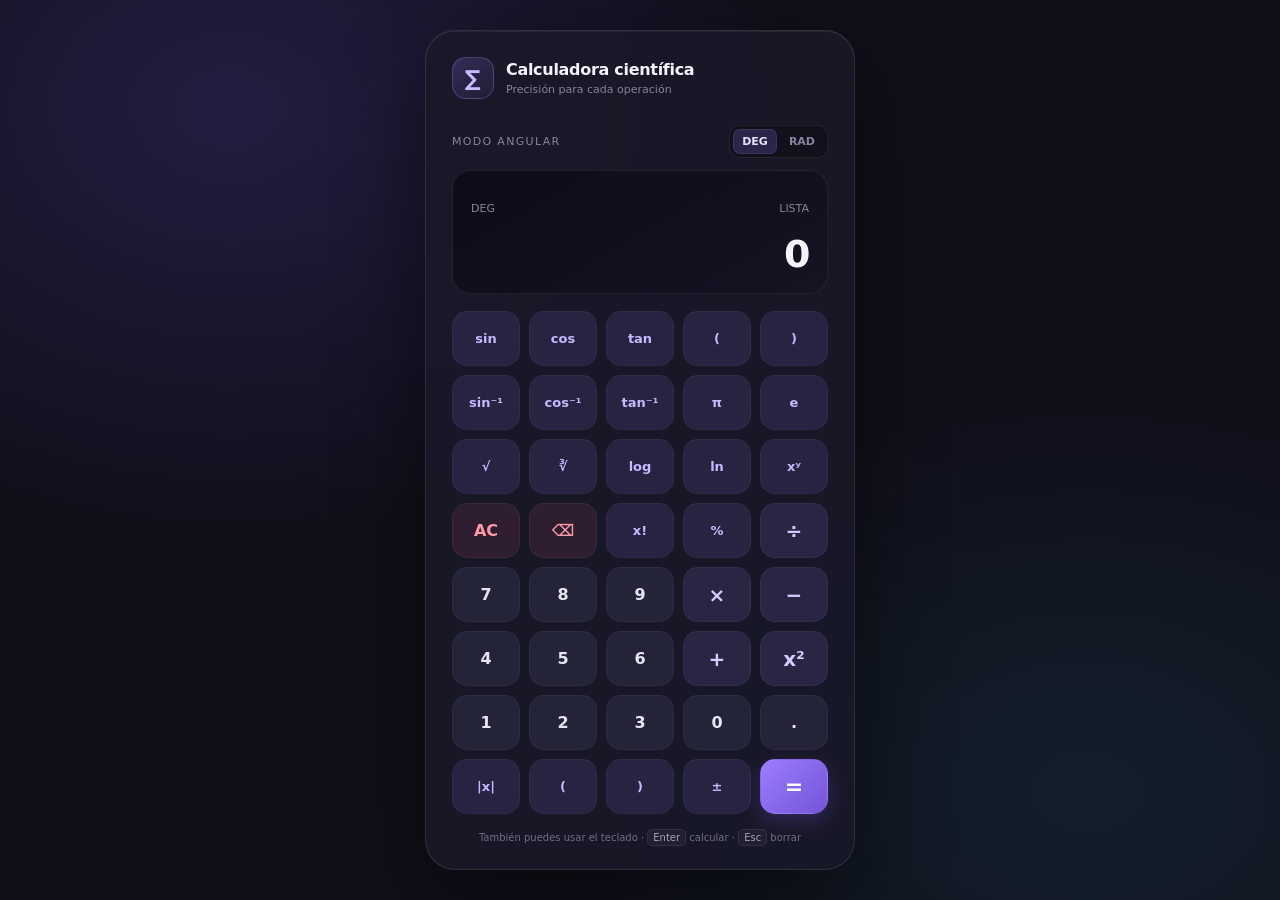
<file: index.html>
<!doctype html>
<html lang="es">
<head>
  <meta charset="utf-8">
  <meta name="viewport" content="width=device-width, initial-scale=1">
  <meta name="theme-color" content="#10101b">
  <link rel="stylesheet" href="styles.css">
  <title>Calculadora científica</title>

</head>
<body>
  <main class="calculator" aria-label="Calculadora científica">
    <header class="topbar">
      <div class="brand">
        <div class="brand-mark" aria-hidden="true">∑</div>
        <div>
          <h1>Calculadora científica</h1>
          <p class="subtitle">Precisión para cada operación</p>
        </div>
      </div>
    </header>

    <div class="mode-row">
      <span class="mode-label">Modo angular</span>
      <div class="mode-switch" aria-label="Modo angular">
        <button type="button" data-mode="DEG" aria-pressed="true">DEG</button>
        <button type="button" data-mode="RAD" aria-pressed="false">RAD</button>
      </div>
    </div>

    <section class="display" aria-live="polite" aria-atomic="true">
      <div class="display-meta"><span id="display-mode">DEG</span><span id="display-status">LISTA</span></div>
      <div class="expression" id="expression"> </div>
      <div class="result" id="result">0</div>
    </section>

    <section class="keypad" aria-label="Teclas de la calculadora">
      <button class="key scientific" data-insert="sin(" aria-label="seno">sin</button>
      <button class="key scientific" data-insert="cos(" aria-label="coseno">cos</button>
      <button class="key scientific" data-insert="tan(" aria-label="tangente">tan</button>
      <button class="key scientific" data-insert="(">(</button>
      <button class="key scientific" data-insert=")">)</button>

      <button class="key scientific" data-insert="asin(" aria-label="arcoseno">sin⁻¹</button>
      <button class="key scientific" data-insert="acos(" aria-label="arcocoseno">cos⁻¹</button>
      <button class="key scientific" data-insert="atan(" aria-label="arcotangente">tan⁻¹</button>
      <button class="key scientific" data-insert="pi">π</button>
      <button class="key scientific" data-insert="e">e</button>

      <button class="key scientific" data-insert="sqrt(" aria-label="raíz cuadrada">√</button>
      <button class="key scientific" data-insert="cbrt(" aria-label="raíz cúbica">∛</button>
      <button class="key scientific" data-insert="log(" aria-label="logaritmo base 10">log</button>
      <button class="key scientific" data-insert="ln(" aria-label="logaritmo natural">ln</button>
      <button class="key scientific" data-insert="^">xʸ</button>

      <button class="key utility" data-action="clear" aria-label="Borrar todo">AC</button>
      <button class="key utility" data-action="backspace" aria-label="Borrar último carácter">⌫</button>
      <button class="key scientific" data-insert="!">x!</button>
      <button class="key scientific" data-insert="%">%</button>
      <button class="key operator" data-insert="/">÷</button>

      <button class="key" data-insert="7">7</button>
      <button class="key" data-insert="8">8</button>
      <button class="key" data-insert="9">9</button>
      <button class="key operator" data-insert="*">×</button>
      <button class="key operator" data-insert="-">−</button>

      <button class="key" data-insert="4">4</button>
      <button class="key" data-insert="5">5</button>
      <button class="key" data-insert="6">6</button>
      <button class="key operator" data-insert="+">+</button>
      <button class="key operator" data-insert="^2">x²</button>

      <button class="key" data-insert="1">1</button>
      <button class="key" data-insert="2">2</button>
      <button class="key" data-insert="3">3</button>
      <button class="key" data-insert="0">0</button>
      <button class="key" data-insert=".">.</button>

      <button class="key scientific" data-insert="abs(" aria-label="valor absoluto">|x|</button>
      <button class="key scientific" data-insert="(">(</button>
      <button class="key scientific" data-insert=")">)</button>
      <button class="key scientific" data-action="sign">±</button>
      <button class="key equals" data-action="equals" aria-label="Calcular">=</button>
    </section>

    <p class="footer">También puedes usar el teclado · <kbd>Enter</kbd> calcular · <kbd>Esc</kbd> borrar</p>
  </main>

  <script src="script.js" defer></script>
</body>
</html>
</file>
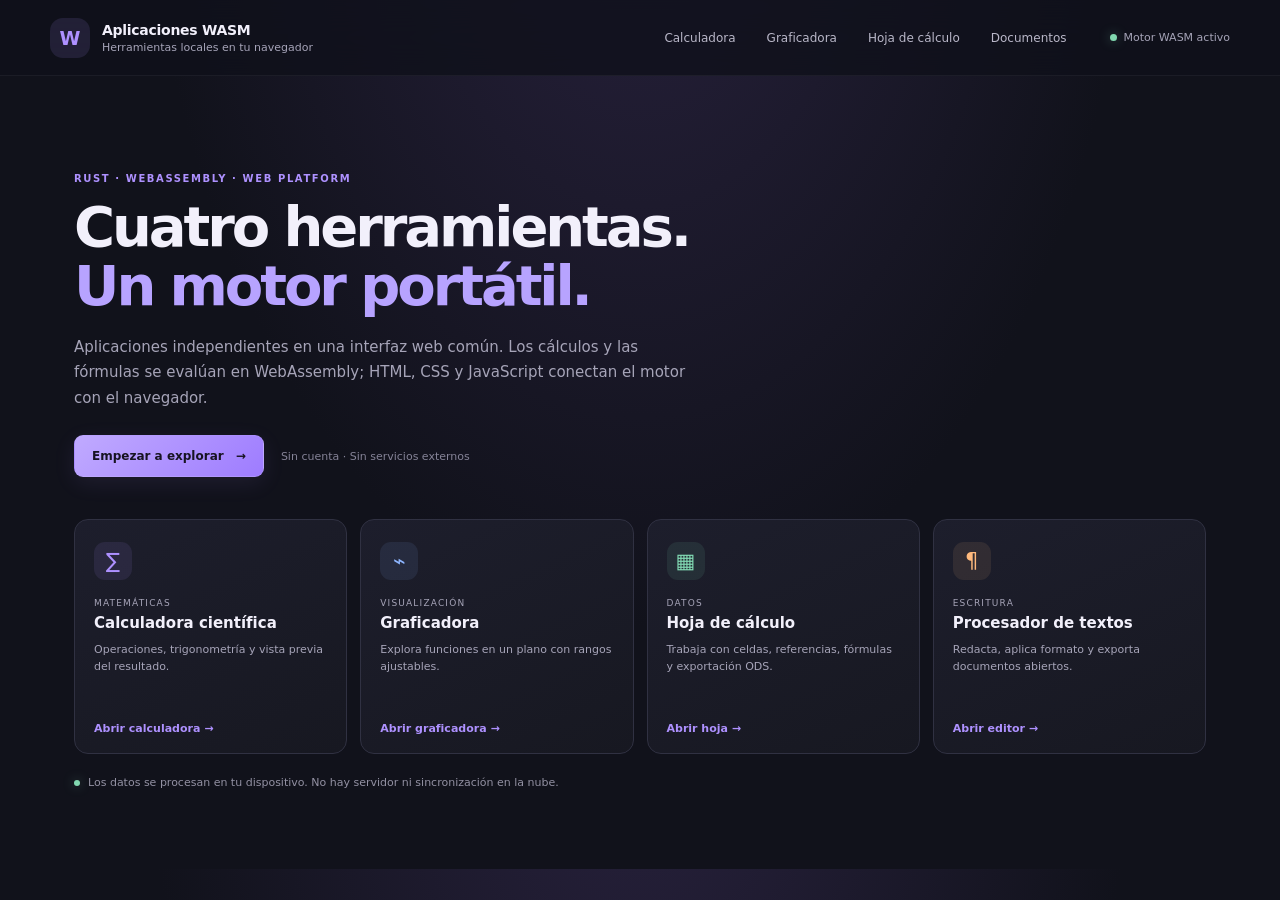
<file: reingenieria/index.html>
<!doctype html>
<html lang="es">
<head>
  <meta charset="utf-8">
  <meta name="viewport" content="width=device-width, initial-scale=1">
  <meta name="theme-color" content="#11121b">
  <meta name="description" content="Calculadora, graficadora, hoja de cálculo y editor de documentos con motor WebAssembly.">
  <link rel="stylesheet" href="styles.css">
  <title>Aplicaciones WebAssembly</title>
</head>
<body>
  <header class="topbar">
    <a class="brand" href="#inicio" data-screen="home"><span class="brand-icon">W</span><span><strong>Aplicaciones WASM</strong><small>Herramientas locales en tu navegador</small></span></a>
    <nav class="main-nav" aria-label="Aplicaciones">
      <button data-screen="calculator">Calculadora</button>
      <button data-screen="graph">Graficadora</button>
      <button data-screen="sheet">Hoja de cálculo</button>
      <button data-screen="writer">Documentos</button>
    </nav>
    <span class="engine-status" id="engine-status" role="status">Cargando motor…</span>
  </header>

  <main>
    <section class="screen home-screen active" id="screen-home">
      <div class="hero">
        <p class="eyebrow">RUST · WEBASSEMBLY · WEB PLATFORM</p>
        <h1>Cuatro herramientas.<br><span>Un motor portátil.</span></h1>
        <p>Aplicaciones independientes en una interfaz web común. Los cálculos y las fórmulas se evalúan en WebAssembly; HTML, CSS y JavaScript conectan el motor con el navegador.</p>
        <div class="hero-actions"><button class="primary" data-screen="calculator">Empezar a explorar <span>→</span></button><span>Sin cuenta · Sin servicios externos</span></div>
      </div>
      <div class="app-grid">
        <button class="app-card accent-violet" data-screen="calculator"><span class="app-symbol">∑</span><small>MATEMÁTICAS</small><strong>Calculadora científica</strong><span>Operaciones, trigonometría y vista previa del resultado.</span><b>Abrir calculadora →</b></button>
        <button class="app-card accent-blue" data-screen="graph"><span class="app-symbol">⌁</span><small>VISUALIZACIÓN</small><strong>Graficadora</strong><span>Explora funciones en un plano con rangos ajustables.</span><b>Abrir graficadora →</b></button>
        <button class="app-card accent-green" data-screen="sheet"><span class="app-symbol">▦</span><small>DATOS</small><strong>Hoja de cálculo</strong><span>Trabaja con celdas, referencias, fórmulas y exportación ODS.</span><b>Abrir hoja →</b></button>
        <button class="app-card accent-orange" data-screen="writer"><span class="app-symbol">¶</span><small>ESCRITURA</small><strong>Procesador de textos</strong><span>Redacta, aplica formato y exporta documentos abiertos.</span><b>Abrir editor →</b></button>
      </div>
      <p class="privacy-note"><span class="privacy-dot"></span> Los datos se procesan en tu dispositivo. No hay servidor ni sincronización en la nube.</p>
    </section>

    <section class="screen tool-screen" id="screen-calculator" hidden>
      <div class="screen-heading"><div><p class="eyebrow">MATEMÁTICAS</p><h1>Calculadora científica</h1><p>Evalúa expresiones en el motor Rust/WebAssembly.</p></div><button class="quiet" data-screen="home">← Menú</button></div>
      <div class="calculator panel">
        <label class="field-label" for="calc-expression">Expresión</label>
        <input id="calc-expression" autocomplete="off" spellcheck="false" value="sin(30)^2 + cos(30)^2">
        <div class="calc-meta"><span id="calc-mode-label">Grados</span><span id="calc-message">Vista previa</span></div>
        <output class="calc-result" id="calc-result" aria-live="polite">1</output>
        <div class="calc-options">
          <div class="segmented"><button data-calc-mode="1" class="selected">DEG</button><button data-calc-mode="0">RAD</button></div>
          <button class="quiet" id="calc-clear">Limpiar</button>
        </div>
        <div class="keypad" id="calc-keypad">
          <button data-insert="sin(">sin</button><button data-insert="cos(">cos</button><button data-insert="tan(">tan</button><button data-insert="asin(">sin⁻¹</button><button data-insert="acos(">cos⁻¹</button><button data-insert="atan(">tan⁻¹</button>
          <button data-insert="sqrt(">√</button><button data-insert="cbrt(">∛</button><button data-insert="log(">log</button><button data-insert="ln(">ln</button><button data-insert="abs(">abs</button><button data-insert="pi">π</button>
          <button data-insert="(">(</button><button data-insert=")">)</button><button data-insert="^">xʸ</button><button data-insert="!">x!</button><button data-insert="%">%</button><button data-insert="e">e</button>
          <button data-insert="7">7</button><button data-insert="8">8</button><button data-insert="9">9</button><button data-insert="/">÷</button><button data-insert="4">4</button><button data-insert="5">5</button>
          <button data-insert="6">6</button><button data-insert="*">×</button><button data-insert="1">1</button><button data-insert="2">2</button><button data-insert="3">3</button><button data-insert="-">−</button>
          <button data-insert="0">0</button><button data-insert=".">.</button><button data-action="sign">±</button><button data-insert="+">+</button><button data-action="backspace">⌫</button><button class="equals" data-action="equals">=</button>
        </div>
        <p class="hint">Teclado: <kbd>Enter</kbd> calcular · <kbd>Esc</kbd> limpiar · Funciones: <code>sin</code>, <code>sqrt</code>, <code>log</code>, <code>ln</code>, <code>abs</code>, <code>pi</code>, <code>e</code></p>
      </div>
    </section>

    <section class="screen tool-screen" id="screen-graph" hidden>
      <div class="screen-heading"><div><p class="eyebrow">VISUALIZACIÓN</p><h1>Graficadora</h1><p>Escribe una función de x y ajusta la ventana del plano.</p></div><button class="quiet" data-screen="home">← Menú</button></div>
      <div class="graph-layout">
        <form class="panel graph-controls" id="graph-form">
          <label class="field-label" for="graph-expression">Función f(x)</label><input id="graph-expression" value="sin(x)" autocomplete="off" spellcheck="false">
          <div class="range-grid">
            <label>x mínimo<input id="x-min" type="number" value="-10" step="any"></label><label>x máximo<input id="x-max" type="number" value="10" step="any"></label>
            <label>y mínimo<input id="y-min" type="number" value="-5" step="any"></label><label>y máximo<input id="y-max" type="number" value="5" step="any"></label>
          </div>
          <div class="segmented"><button type="button" data-graph-mode="0" class="selected">RAD</button><button type="button" data-graph-mode="1">DEG</button></div>
          <button class="primary full" type="submit">Graficar función</button>
          <div class="examples"><span>Ejemplos</span><button type="button" data-example="x^2">x²</button><button type="button" data-example="sin(x)">sin(x)</button><button type="button" data-example="1/x">1/x</button><button type="button" data-example="sqrt(x)">√x</button></div>
          <p class="status-text" id="graph-status" role="status">Lista para graficar.</p>
        </form>
        <div class="panel graph-panel"><h2 id="graph-title">f(x) = sin(x)</h2><canvas id="graph-canvas" aria-label="Gráfica de la función"></canvas><div class="graph-footer"><span id="graph-range">x: −10 a 10 · y: −5 a 5</span><span id="graph-coordinates">x: — · y: —</span></div></div>
      </div>
    </section>

    <section class="screen tool-screen" id="screen-sheet" hidden>
      <div class="screen-heading"><div><p class="eyebrow">DATOS</p><h1>Hoja de cálculo</h1><p>Cuadrícula 8 × 24 con motor de fórmulas WebAssembly.</p></div><button class="quiet" data-screen="home">← Menú</button></div>
      <div class="panel sheet-panel">
        <div class="sheet-toolbar"><strong>▦ Hoja1</strong><span>ODS · OpenDocument</span><button class="primary" id="sheet-save">Descargar ODS</button></div>
        <div class="formula-bar"><strong id="selected-cell">A1</strong><span>fx</span><input id="formula-input" aria-label="Contenido o fórmula" placeholder="Valor o fórmula, por ejemplo =SUM(A1:A4)"><button class="quiet" id="sheet-clear">Limpiar hoja</button></div>
        <div class="grid-scroll"><table class="spreadsheet" role="grid" aria-label="Hoja de cálculo"><thead id="sheet-head"></thead><tbody id="sheet-body"></tbody></table></div>
        <div class="sheet-status" id="sheet-status" role="status">Lista · 8 columnas × 24 filas</div>
      </div>
      <p class="hint">Fórmulas: <code>SUM</code>, <code>PRODUCT</code>, <code>AVERAGE</code>, <code>MIN</code>, <code>MAX</code>, <code>COUNT</code>, <code>ABS</code>, <code>SQRT</code>, <code>ROUND</code>, <code>PI</code>.</p>
    </section>

    <section class="screen tool-screen" id="screen-writer" hidden>
      <div class="screen-heading"><div><p class="eyebrow">ESCRITURA</p><h1>Procesador de textos</h1><p>Redacta en el navegador; el motor WASM cuenta las palabras y genera ODT.</p></div><button class="quiet" data-screen="home">← Menú</button></div>
      <div class="panel writer-panel">
        <div class="writer-toolbar">
          <button data-command="undo" title="Deshacer">↶</button><button data-command="redo" title="Rehacer">↷</button>
          <select id="writer-font" aria-label="Tipo de letra"><option>Arial</option><option>Georgia</option><option>Verdana</option><option>Tahoma</option><option>Courier New</option><option>Times New Roman</option></select>
          <select id="writer-size" aria-label="Tamaño de letra"><option value="2">10</option><option value="3" selected>12</option><option value="4">14</option><option value="5">18</option><option value="6">24</option><option value="7">36</option></select>
          <button data-command="bold" title="Negrita"><b>B</b></button><button data-command="italic" title="Cursiva"><i>I</i></button><button data-command="underline" title="Subrayado"><u>U</u></button>
          <button data-command="strikeThrough" title="Tachado"><s>S</s></button>
          <select id="writer-block" aria-label="Estilo de párrafo"><option value="p">Párrafo</option><option value="h1">Título 1</option><option value="h2">Título 2</option><option value="blockquote">Cita</option></select>
          <button data-command="insertUnorderedList" title="Lista con viñetas">• Lista</button><button data-command="insertOrderedList" title="Lista numerada">1. Lista</button>
          <button data-command="justifyLeft" title="Alinear a la izquierda">←</button><button data-command="justifyCenter" title="Centrar">↔</button><button data-command="justifyRight" title="Alinear a la derecha">→</button><button data-command="justifyFull" title="Justificar">☷</button>
          <label class="color-control" title="Color de texto">A <input id="writer-color" type="color" value="#242331" aria-label="Color de texto"></label>
          <label class="color-control" title="Resaltado">▰ <input id="writer-highlight" type="color" value="#fff19c" aria-label="Color de resaltado"></label>
          <button id="writer-link">Enlace</button><button id="writer-table">Tabla</button><button id="writer-date">Fecha</button><button id="writer-print">Imprimir</button>
          <button id="writer-new">Nuevo</button><button id="writer-open">Abrir</button><input id="writer-file" type="file" accept=".html,.htm,.md,.txt,.odt" hidden>
          <select id="writer-format" aria-label="Formato de guardado"><option value="html">HTML</option><option value="md">Markdown</option><option value="odt">ODT / ODF</option><option value="txt">Texto TXT</option></select>
          <button class="primary" id="writer-save">Guardar</button>
        </div>
        <div class="writer-layout">
          <label>Ancho de página <select id="writer-width"><option value="680px">Estrecho</option><option value="760px" selected>Normal</option><option value="980px">Ancho</option></select></label>
          <label>Interlineado <select id="writer-spacing"><option value="1.2">Compacto</option><option value="1.6" selected>Normal</option><option value="2">Amplio</option></select></label>
          <label>Color de página <input id="writer-page-color" type="color" value="#f9f8fc"></label>
        </div>
        <article class="writer-page" id="writer-editor" contenteditable="true" role="textbox" aria-label="Documento" aria-multiline="true"><h1>Un nuevo comienzo</h1><p>Escribe aquí. Selecciona texto y usa las herramientas de formato.</p></article>
        <div class="writer-status"><span id="writer-status" role="status">Documento listo</span><span id="writer-count">0 palabras</span></div>
      </div>
      <p class="hint">ODT conserva párrafos y texto, pero no todos los estilos visuales. Markdown ofrece compatibilidad estructural; usa HTML para conservar formato enriquecido.</p>
    </section>
  </main>
  <script src="app.js" defer></script>
</body>
</html>
</file>
<file: styles.css>
:root {
  color-scheme: dark;
  font-family: Inter, ui-sans-serif, system-ui, -apple-system, BlinkMacSystemFont, "Segoe UI", sans-serif;
  font-synthesis: none;
  text-rendering: optimizeLegibility;
  --panel: rgba(25, 25, 40, .9);
  --key: #242438;
  --muted: #85859d;
  --text: #f5f3ff;
  --violet: #9c7bff;
  --line: rgba(255, 255, 255, .075);
}

* { box-sizing: border-box; }

body {
  min-height: 100vh;
  margin: 0;
  display: grid;
  place-items: center;
  padding: 28px 16px;
  color: var(--text);
  background:
    radial-gradient(ellipse at 18% 12%, rgba(116, 79, 212, .2), transparent 38%),
    radial-gradient(ellipse at 85% 88%, rgba(35, 155, 176, .11), transparent 35%),
    #10101b;
}

button { font: inherit; }

.calculator {
  width: min(100%, 430px);
  padding: 26px;
  border: 1px solid rgba(255, 255, 255, .1);
  border-radius: 30px;
  background: var(--panel);
  box-shadow: 0 32px 90px rgba(0, 0, 0, .48), inset 0 1px rgba(255, 255, 255, .06);
  backdrop-filter: blur(18px);
}

.topbar, .brand, .mode-row, .display-meta {
  display: flex;
  align-items: center;
  justify-content: space-between;
}

.brand { justify-content: flex-start; gap: 12px; }

.brand-mark {
  width: 42px;
  height: 42px;
  display: grid;
  place-items: center;
  border: 1px solid rgba(183, 157, 255, .25);
  border-radius: 14px;
  color: #cabbff;
  background: linear-gradient(145deg, rgba(156, 123, 255, .22), rgba(92, 75, 156, .1));
  font-size: 22px;
  font-weight: 600;
}

h1 { margin: 0; font-size: 16px; letter-spacing: -.3px; }
.subtitle { margin: 4px 0 0; color: var(--muted); font-size: 11px; }

.mode-row { margin: 26px 0 12px; }
.mode-label { color: var(--muted); font-size: 11px; letter-spacing: .12em; text-transform: uppercase; }
.mode-switch {
  display: flex;
  gap: 3px;
  padding: 3px;
  border: 1px solid var(--line);
  border-radius: 10px;
  background: rgba(6, 6, 14, .35);
}

.mode-switch button {
  min-width: 43px;
  padding: 6px 9px;
  border: 0;
  border-radius: 7px;
  color: var(--muted);
  background: transparent;
  cursor: pointer;
  font-size: 11px;
  font-weight: 700;
  transition: .18s ease;
}

.mode-switch button[aria-pressed="true"] {
  color: #e8e0ff;
  background: rgba(156, 123, 255, .2);
  box-shadow: inset 0 0 0 1px rgba(184, 159, 255, .12);
}

.display {
  min-height: 124px;
  display: flex;
  flex-direction: column;
  justify-content: flex-end;
  margin-bottom: 17px;
  padding: 17px 18px;
  overflow: hidden;
  border: 1px solid var(--line);
  border-radius: 19px;
  background: linear-gradient(150deg, rgba(10, 10, 19, .75), rgba(20, 19, 34, .68));
  text-align: right;
}

.display-meta { gap: 12px; color: var(--muted); font-size: 11px; }
.expression {
  width: 100%;
  margin-top: 14px;
  overflow: hidden;
  color: #a5a2b8;
  font-size: 16px;
  text-overflow: ellipsis;
  white-space: nowrap;
}

.result {
  min-height: 44px;
  margin-top: 3px;
  overflow: hidden;
  color: var(--text);
  font-size: clamp(29px, 8vw, 38px);
  font-weight: 550;
  letter-spacing: -1.5px;
  text-overflow: ellipsis;
  white-space: nowrap;
}

.result.error { color: #ff8296; font-size: 18px; letter-spacing: 0; }

.keypad {
  display: grid;
  grid-template-columns: repeat(5, minmax(0, 1fr));
  gap: 9px;
}

.key {
  min-width: 0;
  height: 55px;
  border: 1px solid rgba(255, 255, 255, .045);
  border-radius: 15px;
  color: #e7e5f1;
  background: var(--key);
  cursor: pointer;
  font-size: 16px;
  font-weight: 550;
  transition: transform .12s ease, background .15s ease, border-color .15s ease;
  -webkit-tap-highlight-color: transparent;
}

.key:hover { border-color: rgba(255, 255, 255, .13); background: #303047; }
.key:active { transform: scale(.95); }
.key:focus-visible, .mode-switch button:focus-visible { outline: 2px solid #bba8ff; outline-offset: 2px; }
.key.scientific { color: #c8b9ff; background: rgba(127, 98, 199, .16); font-size: 13px; }
.key.scientific:hover { background: rgba(147, 115, 224, .27); }
.key.utility { color: #ff9aab; background: rgba(195, 79, 111, .14); }
.key.operator { color: #d7caff; background: rgba(121, 97, 185, .2); font-size: 20px; }
.key.equals {
  color: #fff;
  background: linear-gradient(135deg, #9d7cff, #7454d7);
  box-shadow: 0 7px 20px rgba(119, 83, 219, .28);
  font-size: 22px;
}

.footer {
  margin: 18px 0 0;
  color: #707087;
  font-size: 10px;
  text-align: center;
}
kbd {
  padding: 2px 5px;
  border: 1px solid var(--line);
  border-radius: 5px;
  color: #a6a2ba;
  background: rgba(255,255,255,.04);
  font: inherit;
}

@media (max-width: 380px) {
  .calculator { padding: 19px; border-radius: 25px; }
  .keypad { gap: 7px; }
  .key { height: 51px; border-radius: 13px; }
}
@media (prefers-reduced-motion: reduce) {
  *, *::before, *::after { scroll-behavior: auto !important; transition-duration: .01ms !important; }
}
</file>
<file: reingenieria/styles.css>
:root {
  color-scheme: dark;
  --bg: #11121b;
  --surface: #191a26;
  --surface-raised: #202130;
  --line: #303142;
  --text: #f2f0fb;
  --muted: #a6a4b8;
  --purple: #ae91ff;
  --green: #81d8b0;
  font-family: Inter, ui-sans-serif, system-ui, -apple-system, BlinkMacSystemFont, "Segoe UI", sans-serif;
}

* { box-sizing: border-box; }
body { margin: 0; min-width: 320px; background: radial-gradient(ellipse at 50% -25%, #29223f 0, var(--bg) 55%); color: var(--text); }
button, input, select { font: inherit; }
button { color: inherit; cursor: pointer; }
.topbar { height: 76px; display: flex; align-items: center; gap: 30px; padding: 0 max(24px, calc((100% - 1180px) / 2)); border-bottom: 1px solid #ffffff0d; background: #10111bcc; position: sticky; top: 0; z-index: 3; backdrop-filter: blur(18px); }
.brand { display: flex; align-items: center; gap: 12px; color: inherit; text-decoration: none; white-space: nowrap; }
.brand-icon { display: grid; place-items: center; width: 40px; height: 40px; border-radius: 13px; background: #a98dff20; color: var(--purple); font-weight: 850; font-size: 19px; }
.brand strong, .brand small { display: block; }
.brand strong { font-size: 14px; letter-spacing: -.02em; }
.brand small { margin-top: 3px; color: var(--muted); font-size: 11px; }
.main-nav { display: flex; gap: 5px; margin-left: auto; }
.main-nav button, .quiet { border: 1px solid transparent; background: transparent; padding: 9px 12px; color: #b9b7c8; border-radius: 9px; font-size: 12px; }
.main-nav button:hover, .quiet:hover { background: #ffffff0b; border-color: var(--line); color: var(--text); }
.engine-status { display: flex; align-items: center; gap: 7px; color: var(--muted); font-size: 11px; white-space: nowrap; }
.engine-status::before, .privacy-dot { content: ""; width: 7px; height: 7px; border-radius: 50%; background: #e6ac66; display: inline-block; }
.engine-status.ready::before, .privacy-dot { background: var(--green); box-shadow: 0 0 12px #81d8b066; }
main { max-width: 1180px; margin: auto; padding: 42px 24px 80px; }
.screen { display: none; }
.screen.active { display: block; }
.hero { max-width: 760px; padding: 55px 0 42px; }
.eyebrow { color: var(--purple); font-weight: 750; font-size: 10px; letter-spacing: .16em; margin: 0 0 14px; }
h1 { margin: 0; font-size: clamp(32px, 5vw, 56px); letter-spacing: -.055em; line-height: 1.05; }
.hero h1 span { color: #b7a3ff; }
.hero > p:not(.eyebrow) { max-width: 620px; color: var(--muted); line-height: 1.7; font-size: 15px; margin: 19px 0 24px; }
.hero-actions { display: flex; align-items: center; gap: 17px; }
.hero-actions > span { color: #858397; font-size: 11px; }
.primary { border: 1px solid #bca8ff55; border-radius: 9px; color: #171322; background: linear-gradient(135deg, #c0aaff, #9e7cff); padding: 10px 15px; font-size: 12px; font-weight: 750; box-shadow: 0 6px 22px #a887ff18; }
.primary:hover { filter: brightness(1.08); }
.hero-actions .primary { padding: 13px 17px; }
.hero-actions .primary span { margin-left: 8px; }
.app-grid { display: grid; grid-template-columns: repeat(4, minmax(0, 1fr)); gap: 13px; }
.app-card { position: relative; min-height: 235px; padding: 22px 19px 18px; border-radius: 14px; border: 1px solid var(--line); text-align: left; background: linear-gradient(155deg, #1d1e2c, #171821); display: flex; flex-direction: column; transition: transform .18s, border-color .18s, background .18s; }
.app-card:hover { transform: translateY(-3px); border-color: #77718d; background: #202130; }
.app-symbol { display: grid; place-items: center; width: 38px; height: 38px; border-radius: 11px; background: #ad91ff19; color: var(--purple); font-size: 21px; margin-bottom: 18px; }
.app-card small { font-size: 9px; letter-spacing: .13em; color: var(--muted); }
.app-card strong { margin-top: 6px; font-size: 15px; }
.app-card > span:not(.app-symbol) { color: var(--muted); font-size: 11px; line-height: 1.5; margin-top: 10px; }
.app-card b { margin-top: auto; padding-top: 16px; font-size: 11px; color: var(--purple); }
.accent-blue .app-symbol { color: #8eb6ff; background: #8eb6ff18; }
.accent-green .app-symbol { color: #82dbb4; background: #82dbb418; }
.accent-orange .app-symbol { color: #ffba7d; background: #ffba7d18; }
.privacy-note { margin: 22px 0 0; color: #9391a3; font-size: 11px; display: flex; align-items: center; gap: 8px; }
.privacy-dot { width: 6px; height: 6px; }
.screen-heading { display: flex; justify-content: space-between; align-items: flex-start; margin: 14px 0 24px; }
.screen-heading h1 { font-size: clamp(28px, 4vw, 42px); }
.screen-heading p:not(.eyebrow) { margin: 9px 0 0; color: var(--muted); font-size: 13px; }
.panel { border: 1px solid var(--line); border-radius: 14px; background: linear-gradient(145deg, #1b1c29, #181923); }
.calculator { width: min(100%, 600px); margin: 0 auto; padding: 24px; }
.field-label { display: block; color: var(--muted); font-size: 11px; margin-bottom: 8px; }
#calc-expression, #graph-expression { width: 100%; color: var(--text); background: #12131b; border: 1px solid var(--line); border-radius: 8px; padding: 12px; outline: none; }
input:focus, select:focus, [contenteditable="true"]:focus { border-color: #a88aff !important; box-shadow: 0 0 0 3px #a88aff18; outline: none; }
.calc-meta { display: flex; justify-content: space-between; margin: 13px 2px 6px; color: #9896aa; font-size: 10px; }
.calc-result { display: block; min-height: 62px; overflow-wrap: anywhere; font-size: 42px; font-weight: 680; text-align: right; letter-spacing: -.04em; }
.calc-result.error { color: #ff9599; font-size: 17px; }
.calc-options { display: flex; justify-content: space-between; align-items: center; margin: 8px 0 15px; }
.segmented { display: flex; padding: 3px; background: #11121a; border: 1px solid var(--line); border-radius: 8px; width: fit-content; }
.segmented button { color: var(--muted); background: transparent; border: 0; border-radius: 6px; padding: 6px 12px; font-size: 10px; }
.segmented button.selected { background: #353048; color: #d3c5ff; }
.keypad { display: grid; grid-template-columns: repeat(6, minmax(0, 1fr)); gap: 7px; }
.keypad button, .writer-toolbar > button, .writer-toolbar select { min-height: 39px; color: #d7d4e4; background: #262735; border: 1px solid #ffffff0a; border-radius: 7px; font-size: 12px; }
.keypad button:hover, .writer-toolbar > button:hover { background: #343448; }
.keypad button.equals { grid-column: span 2; background: #a88aff; border-color: transparent; color: #171321; font-weight: 800; font-size: 17px; }
.hint { color: #9391a3; font-size: 11px; line-height: 1.65; margin: 15px 0 0; }
kbd, code { padding: 2px 5px; color: #d0c0ff; background: #302b3d; border-radius: 4px; font-size: .95em; }
.graph-layout { display: grid; grid-template-columns: 280px minmax(0, 1fr); gap: 15px; }
.graph-controls { padding: 19px; }
.graph-controls > input { margin-bottom: 17px; }
.range-grid { display: grid; grid-template-columns: 1fr 1fr; gap: 10px; margin-bottom: 16px; }
.range-grid label { display: grid; gap: 6px; font-size: 10px; color: var(--muted); }
.range-grid input { width: 100%; min-width: 0; background: #12131b; color: var(--text); border: 1px solid var(--line); border-radius: 7px; padding: 8px; font-size: 12px; }
.graph-controls .segmented { margin-bottom: 14px; }
.full { width: 100%; }
.examples { display: flex; gap: 5px; align-items: center; flex-wrap: wrap; margin-top: 17px; }
.examples span { width: 100%; color: var(--muted); font-size: 10px; margin-bottom: 3px; }
.examples button { border: 1px solid var(--line); background: #222331; border-radius: 5px; padding: 5px 8px; color: #c9c4d7; font-size: 10px; }
.status-text { min-height: 17px; color: #9bdabd; font-size: 10px; }
.status-text.error { color: #ff999e; }
.graph-panel { padding: 18px; min-width: 0; }
.graph-panel h2 { font-size: 14px; margin: 0 0 13px; font-weight: 550; color: #d8d2eb; }
#graph-canvas { display: block; width: 100%; height: 390px; border-radius: 8px; touch-action: none; }
.graph-footer { display: flex; justify-content: space-between; gap: 8px; color: var(--muted); font-size: 10px; padding-top: 12px; }
.sheet-panel { overflow: hidden; }
.sheet-toolbar, .formula-bar, .sheet-status { min-height: 48px; display: flex; align-items: center; gap: 12px; padding: 8px 14px; border-bottom: 1px solid var(--line); }
.sheet-toolbar strong { font-size: 12px; }
.sheet-toolbar > span { margin-right: auto; color: var(--muted); font-size: 10px; }
.formula-bar strong { width: 36px; text-align: center; color: var(--purple); font-size: 12px; }
.formula-bar > span { color: var(--muted); font-size: 11px; font-style: italic; }
.formula-bar input { flex: 1; min-width: 0; background: #12131b; color: var(--text); border: 1px solid var(--line); border-radius: 6px; padding: 8px; font-size: 12px; }
.grid-scroll { overflow: auto; max-height: 62vh; }
.spreadsheet { width: 100%; border-collapse: collapse; table-layout: fixed; min-width: 760px; }
.spreadsheet th, .spreadsheet td { border: 1px solid #30313f; height: 32px; padding: 0; }
.spreadsheet th { width: 42px; background: #222331; color: #aaa7bb; font-size: 10px; font-weight: 550; }
.spreadsheet th:first-child { width: 44px; }
.spreadsheet td { background: #171821; }
.sheet-cell { width: 100%; height: 100%; padding: 6px 8px; color: #e9e6f4; font-size: 11px; outline: none; white-space: nowrap; overflow: hidden; }
.sheet-cell[aria-selected="true"] { box-shadow: inset 0 0 0 2px #a88aff; }
.sheet-cell.error { color: #ff929a; }
.sheet-status { border: 0; min-height: 38px; color: var(--muted); font-size: 10px; }
.writer-panel { overflow: hidden; }
.writer-toolbar { display: flex; flex-wrap: wrap; gap: 6px; padding: 10px; background: #20212f; border-bottom: 1px solid var(--line); }
.writer-toolbar > button, .writer-toolbar select { min-height: 32px; padding: 0 9px; }
.writer-toolbar select { background: #272837; color: var(--text); }
.color-control { height: 32px; display: inline-flex; align-items: center; gap: 5px; padding: 0 7px; color: #d7d4e4; background: #272837; border: 1px solid #ffffff0a; border-radius: 7px; font-size: 11px; }
.color-control input { width: 20px; height: 21px; padding: 0; border: 0; background: transparent; cursor: pointer; }
.writer-layout { display: flex; flex-wrap: wrap; gap: 15px; padding: 9px 12px; background: #1b1c29; border-bottom: 1px solid var(--line); }
.writer-layout label { display: flex; align-items: center; gap: 7px; color: var(--muted); font-size: 10px; }
.writer-layout select { color: var(--text); background: #272837; border: 1px solid var(--line); border-radius: 6px; padding: 5px 7px; font-size: 10px; }
.writer-layout input { width: 25px; height: 23px; padding: 0; border: 0; background: transparent; cursor: pointer; }
.writer-page { min-height: 420px; width: min(100%, 760px); margin: 24px auto; padding: 50px 60px; background: #f9f8fc; color: #242331; border-radius: 3px; line-height: 1.6; outline: none; }
.writer-page h1, .writer-page h2 { font-size: revert; letter-spacing: normal; }
.writer-page blockquote { border-left: 3px solid #9476d6; padding-left: 14px; color: #625e70; }
.writer-page table { border-collapse: collapse; width: 100%; }
.writer-page th, .writer-page td { border: 1px solid #bcb8c8; padding: 6px 9px; }
.writer-status { padding: 10px 15px; border-top: 1px solid var(--line); display: flex; justify-content: space-between; color: var(--muted); font-size: 10px; }
@media (max-width: 850px) {
  .topbar { gap: 12px; padding: 0 18px; }
  .main-nav { gap: 0; }
  .main-nav button { padding: 8px 7px; font-size: 10px; }
  .engine-status { display: none; }
  .app-grid { grid-template-columns: repeat(2, minmax(0, 1fr)); }
  .graph-layout { grid-template-columns: 1fr; }
}
@media (max-width: 560px) {
  .topbar { height: auto; min-height: 65px; padding: 10px 14px; flex-wrap: wrap; }
  .brand { margin-right: auto; }
  .main-nav { order: 2; width: 100%; justify-content: space-between; }
  .main-nav button { padding: 7px 4px; font-size: 10px; }
  main { padding: 25px 14px 60px; }
  .hero { padding: 42px 0 28px; }
  .hero-actions { align-items: flex-start; flex-direction: column; }
  .app-grid { gap: 8px; }
  .app-card { min-height: 218px; padding: 15px 13px; }
  .app-card strong { font-size: 13px; }
  .app-card > span:not(.app-symbol) { font-size: 10px; }
  .calculator { padding: 16px; }
  .keypad { gap: 5px; }
  .keypad button { min-height: 36px; font-size: 10px; }
  #graph-canvas { height: 290px; }
  .writer-page { padding: 32px 22px; min-height: 350px; }
  .screen-heading { gap: 10px; }
}
@media print {
  body { background: #fff; color: #111; }
  .topbar, .screen-heading, .writer-toolbar, .writer-layout, .writer-status, .hint { display: none !important; }
  .screen { display: none !important; }
  #screen-writer.active { display: block !important; }
  main { max-width: none; padding: 0; }
  .writer-panel { border: 0; background: #fff; }
  .writer-page { width: 100% !important; max-width: none; min-height: 0; margin: 0; padding: 0; border-radius: 0; box-shadow: none; print-color-adjust: exact; }
}
</file>
